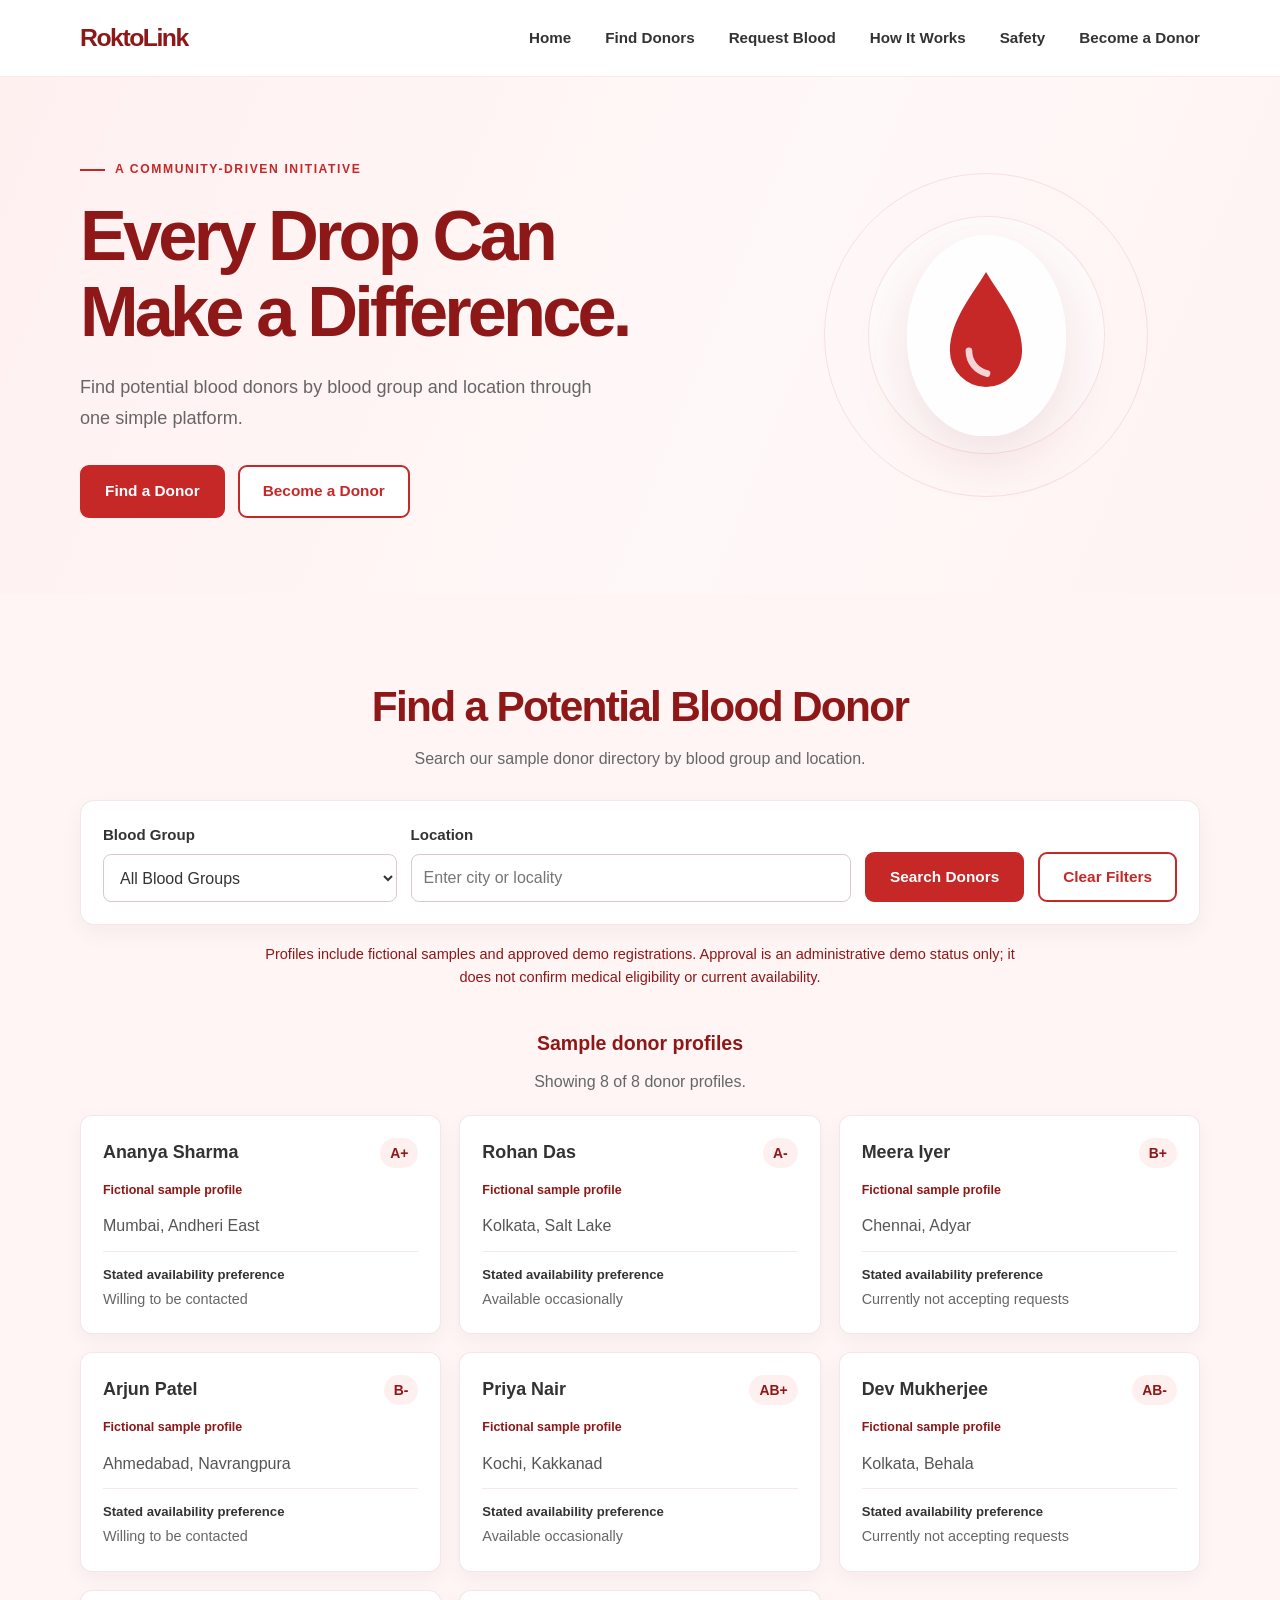
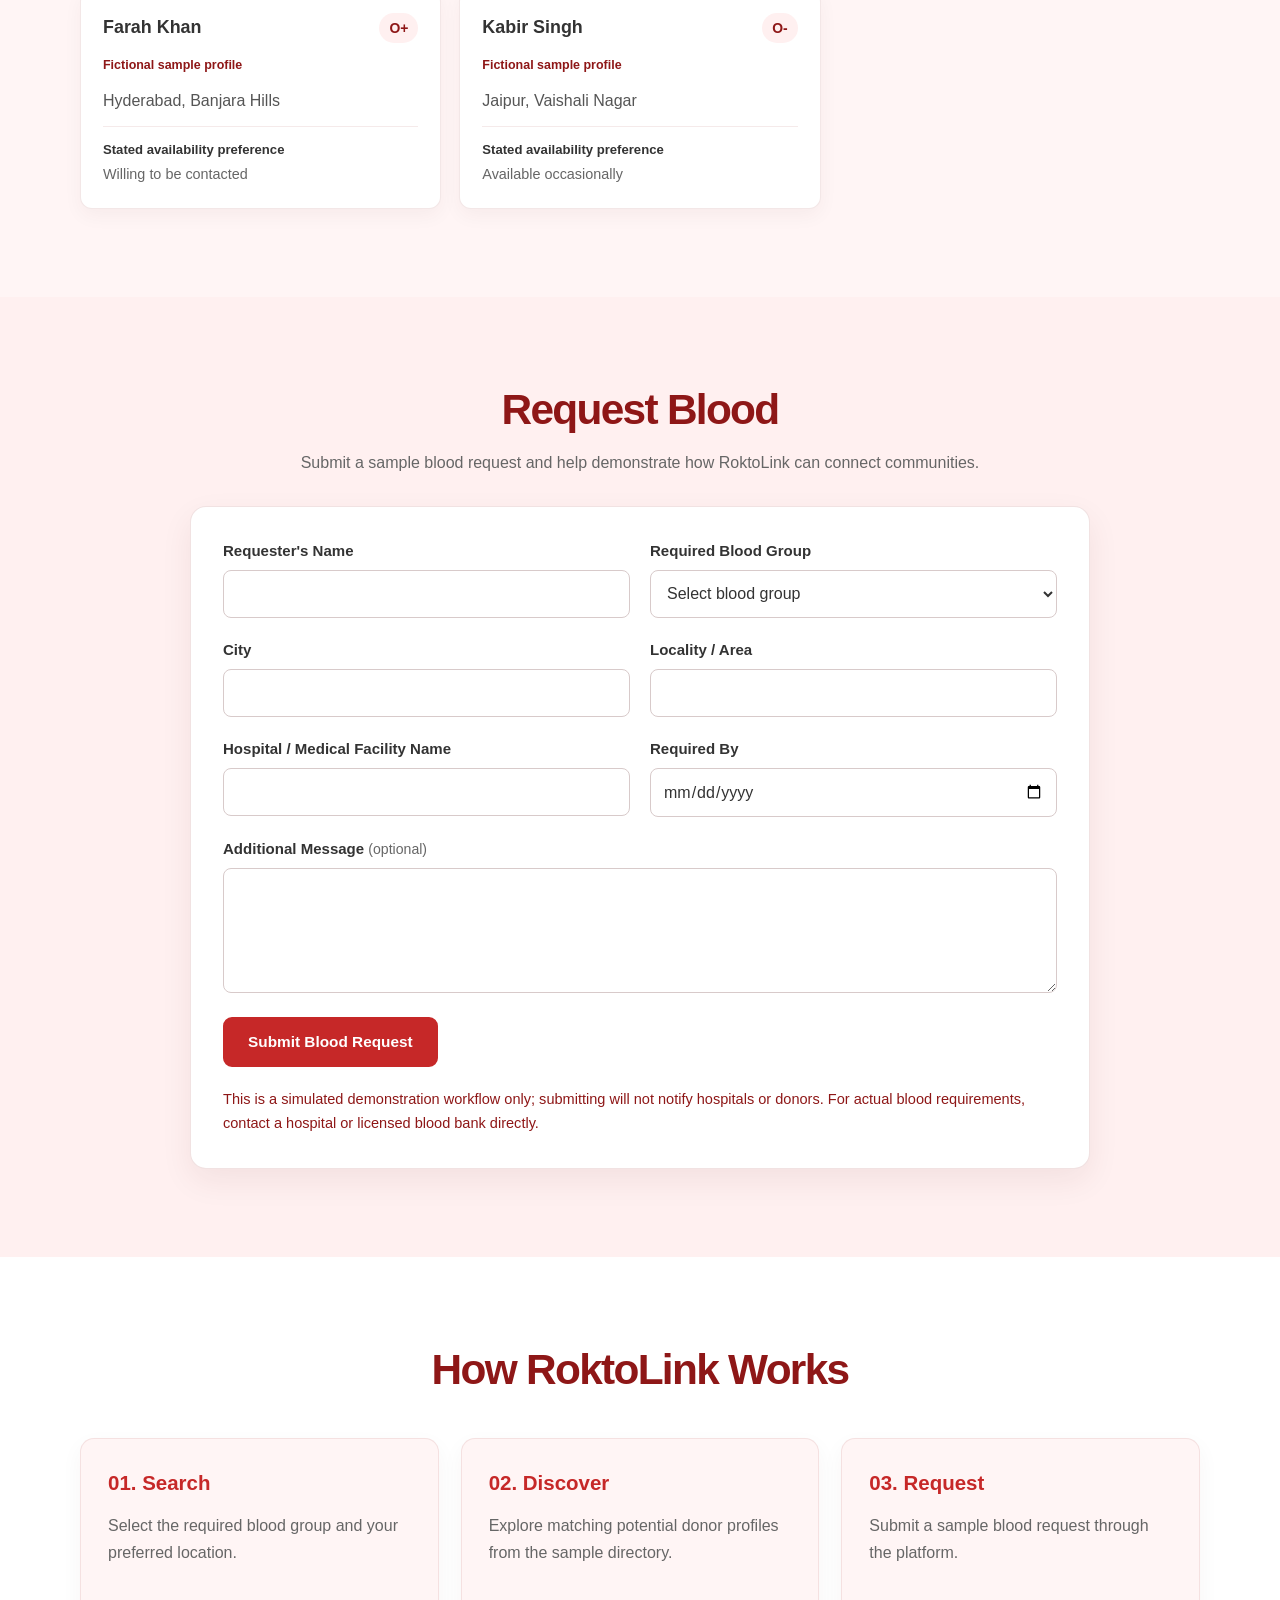
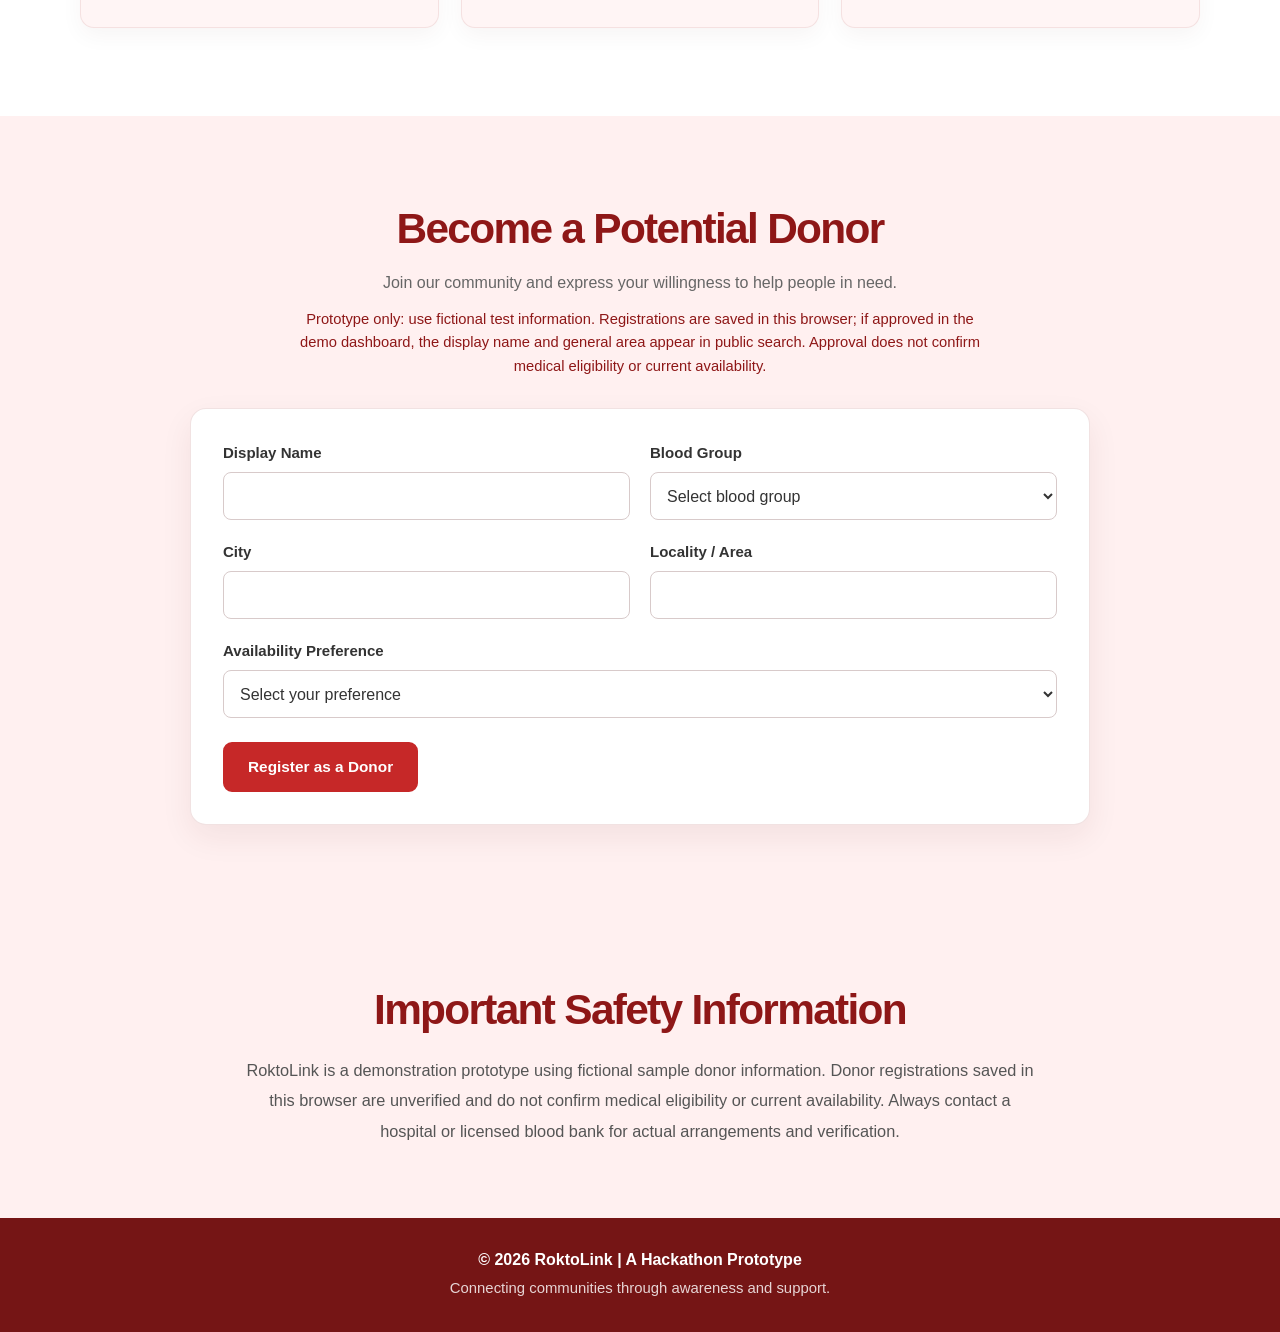
<file: index.html>
<!DOCTYPE html>
<html lang="en">
<head>
    <meta charset="UTF-8">
    <meta name="viewport" content="width=device-width, initial-scale=1.0">
    <meta name="theme-color" content="#fff0f0">
    <meta name="description" content="RoktoLink connects blood seekers with potential donors, one locality at a time.">
    <title>RoktoLink | Blood Donor Finder</title>
    <link rel="stylesheet" href="style.css">
    <style>
        :root {
            color-scheme: light;
            --red: #c62828;
            --dark-red: #8e1717;
            --footer-red: #751515;
            --soft-pink: #fff0f0;
            --light-pink: #fff5f5;
            --text: #333333;
            --muted: #666666;
            --content-width: 1120px;
        }

        *,
        *::before,
        *::after {
            box-sizing: border-box;
        }

        html {
            scroll-behavior: smooth;
            scroll-padding-top: 24px;
        }

        body {
            margin: 0;
            background: #ffffff;
            color: var(--text);
            font-family: Arial, Helvetica, sans-serif;
            line-height: 1.6;
        }

        a {
            color: inherit;
        }

        .site-header {
            position: relative;
            z-index: 1;
            background: #ffffff;
            border-bottom: 1px solid rgba(142, 23, 23, 0.08);
        }

        .navigation {
            width: min(var(--content-width), calc(100% - 48px));
            min-height: 76px;
            margin: 0 auto;
            display: flex;
            align-items: center;
            justify-content: space-between;
            gap: 24px;
        }

        .brand {
            color: var(--dark-red);
            font-size: 1.55rem;
            font-weight: 800;
            letter-spacing: -0.06em;
            text-decoration: none;
        }

        .nav-links {
            display: flex;
            flex-wrap: wrap;
            align-items: center;
            justify-content: flex-end;
            gap: 34px;
            margin: 0;
            padding: 0;
            list-style: none;
        }

        .nav-links a {
            color: var(--text);
            font-size: 0.95rem;
            font-weight: 600;
            text-decoration: none;
            transition: color 180ms ease;
        }

        .nav-links a:hover,
        .nav-links a:focus-visible {
            color: var(--red);
        }

        .hero {
            overflow: hidden;
            background: linear-gradient(112deg, #fff0f0 0%, #fff8f8 58%, #fff3f3 100%);
        }

        .hero-inner {
            position: relative;
            width: min(var(--content-width), calc(100% - 48px));
            min-height: 510px;
            margin: 0 auto;
            display: flex;
            align-items: center;
            padding: 76px 0;
        }

        .hero-copy {
            position: relative;
            z-index: 1;
            max-width: 650px;
        }

        .eyebrow {
            display: inline-flex;
            align-items: center;
            gap: 10px;
            margin: 0 0 18px;
            color: var(--red);
            font-size: 0.76rem;
            font-weight: 800;
            letter-spacing: 0.13em;
        }

        .eyebrow::before {
            width: 25px;
            height: 2px;
            background: var(--red);
            content: "";
        }

        .hero h1 {
            max-width: 640px;
            margin: 0;
            color: var(--dark-red);
            font-size: clamp(2.8rem, 5.5vw, 4.65rem);
            letter-spacing: -0.055em;
            line-height: 1.08;
        }

        .hero-description {
            max-width: 535px;
            margin: 22px 0 30px;
            color: var(--muted);
            font-size: 1.13rem;
            line-height: 1.75;
        }

        .hero-actions {
            display: flex;
            flex-wrap: wrap;
            gap: 13px;
        }

        .button {
            min-height: 50px;
            display: inline-flex;
            align-items: center;
            justify-content: center;
            padding: 12px 23px;
            border: 2px solid var(--red);
            border-radius: 9px;
            font-size: 0.96rem;
            font-weight: 700;
            text-decoration: none;
            transition: transform 180ms ease, background-color 180ms ease, box-shadow 180ms ease;
        }

        .button:hover,
        .button:focus-visible {
            transform: translateY(-2px);
            box-shadow: 0 8px 18px rgba(142, 23, 23, 0.15);
        }

        .button-primary {
            background: var(--red);
            color: #ffffff;
        }

        .button-primary:hover,
        .button-primary:focus-visible {
            background: var(--dark-red);
        }

        .button-secondary {
            background: #ffffff;
            color: var(--red);
        }

        .button-secondary:hover,
        .button-secondary:focus-visible {
            background: #fff8f8;
        }

        .hero-art {
            position: absolute;
            top: 50%;
            right: 3%;
            width: min(34vw, 360px);
            aspect-ratio: 1;
            display: grid;
            place-items: center;
            transform: translateY(-50%);
        }

        .hero-art::before,
        .hero-art::after {
            position: absolute;
            border: 1px solid rgba(198, 40, 40, 0.12);
            border-radius: 50%;
            content: "";
        }

        .hero-art::before {
            inset: 5%;
        }

        .hero-art::after {
            inset: 17%;
            background: rgba(255, 255, 255, 0.5);
        }

        .drop-wrap {
            position: relative;
            z-index: 1;
            width: 44%;
            height: 56%;
            display: grid;
            place-items: center;
            border-radius: 50% 50% 48% 48%;
            background: rgba(255, 255, 255, 0.8);
            box-shadow: 0 20px 55px rgba(142, 23, 23, 0.12);
        }

        .drop-wrap svg {
            width: 72%;
            height: 72%;
        }

        .section {
            padding: 88px 24px;
        }

        .section-inner {
            width: min(var(--content-width), 100%);
            margin: 0 auto;
        }

        .section-heading {
            margin: 0;
            color: var(--dark-red);
            font-size: clamp(2rem, 3.5vw, 2.65rem);
            letter-spacing: -0.04em;
            line-height: 1.2;
            text-align: center;
        }

        .steps {
            display: grid;
            grid-template-columns: repeat(3, minmax(0, 1fr));
            gap: 22px;
            margin-top: 42px;
        }

        .step-card {
            min-height: 190px;
            padding: 28px 27px;
            border: 1px solid rgba(142, 23, 23, 0.09);
            border-radius: 14px;
            background: var(--light-pink);
            box-shadow: 0 8px 22px rgba(81, 24, 24, 0.045);
            transition: transform 180ms ease, box-shadow 180ms ease;
        }

        .step-card:hover {
            transform: translateY(-4px);
            box-shadow: 0 13px 28px rgba(81, 24, 24, 0.09);
        }

        .step-card h3 {
            margin: 0 0 12px;
            color: var(--red);
            font-size: 1.28rem;
        }

        .step-card p {
            margin: 0;
            color: var(--muted);
            line-height: 1.7;
        }

        .safety-section {
            padding: 72px 24px;
            background: var(--soft-pink);
        }

        .safety-content {
            max-width: 790px;
            margin: 0 auto;
            text-align: center;
        }

        .safety-content p {
            margin: 19px 0 0;
            color: #555555;
            font-size: 1.02rem;
            line-height: 1.85;
        }

        .site-footer {
            padding: 29px 24px 31px;
            background: var(--footer-red);
            color: #ffffff;
            text-align: center;
        }

        .site-footer p {
            margin: 0;
        }

        .site-footer .copyright {
            font-weight: 700;
        }

        .site-footer .footer-tagline {
            margin-top: 5px;
            color: rgba(255, 255, 255, 0.82);
            font-size: 0.93rem;
        }

        :focus-visible {
            outline: 3px solid #e58b8b;
            outline-offset: 3px;
        }

        @media (max-width: 760px) {
            .navigation {
                min-height: 70px;
                gap: 16px;
            }

            .nav-links {
                gap: 18px;
            }

            .hero-inner {
                min-height: 470px;
                padding: 68px 0;
            }

            .hero-copy {
                max-width: 570px;
            }

            .hero-art {
                right: -14%;
                width: 270px;
                opacity: 0.32;
            }

            .steps {
                gap: 16px;
            }

            .step-card {
                padding: 24px 21px;
            }
        }

        @media (max-width: 600px) {
            .navigation {
                width: calc(100% - 36px);
                min-height: auto;
                flex-direction: column;
                align-items: flex-start;
                gap: 5px;
                padding: 14px 0 12px;
            }

            .brand {
                font-size: 1.45rem;
            }

            .nav-links {
                width: 100%;
                justify-content: flex-start;
                gap: clamp(17px, 6vw, 28px);
                row-gap: 8px;
            }

            .nav-links a {
                font-size: 0.9rem;
            }

            .hero-inner {
                width: calc(100% - 40px);
                min-height: 0;
                padding: 70px 0 74px;
            }

            .hero-art {
                top: auto;
                right: -22%;
                bottom: -19%;
                width: 235px;
                transform: none;
                opacity: 0.23;
            }

            .hero h1 {
                max-width: 470px;
                font-size: clamp(2.55rem, 11vw, 3.5rem);
            }

            .hero-description {
                margin: 18px 0 25px;
                font-size: 1.03rem;
            }

            .hero-actions {
                align-items: stretch;
            }

            .button {
                min-height: 48px;
                padding: 11px 17px;
            }

            .section {
                padding: 66px 20px;
            }

            .steps {
                grid-template-columns: 1fr;
                gap: 14px;
                margin-top: 31px;
            }

            .step-card {
                min-height: 0;
                padding: 23px 22px;
            }

            .safety-section {
                padding: 60px 20px;
            }

            .safety-content p {
                font-size: 0.97rem;
                line-height: 1.75;
            }

            .site-footer {
                padding: 25px 18px 27px;
            }
        }

        @media (max-width: 360px) {
            .hero-actions {
                flex-direction: column;
            }

            .button {
                width: 100%;
            }
        }

        @media (prefers-reduced-motion: reduce) {
            html {
                scroll-behavior: auto;
            }

            *,
            *::before,
            *::after {
                scroll-behavior: auto !important;
                transition-duration: 0.01ms !important;
            }
        }
    </style>
</head>
<body>
    <!-- Navigation -->
    <header class="site-header">
        <nav class="navigation" aria-label="Main navigation">
            <a class="brand" href="#home" aria-label="RoktoLink home">RoktoLink</a>
            <ul class="nav-links">
                <li><a href="#home">Home</a></li>
                <li><a href="#donor-search">Find Donors</a></li>
                <li><a href="#blood-request">Request Blood</a></li>
                <li><a href="#how-it-works">How It Works</a></li>
                <li><a href="#safety">Safety</a></li>
                <li><a href="#become-a-donor">Become a Donor</a></li>
            </ul>
        </nav>
    </header>

    <main>
        <!-- Hero -->
        <section class="hero" id="home" aria-labelledby="hero-title">
            <div class="hero-inner">
                <div class="hero-copy">
                    <p class="eyebrow">A COMMUNITY-DRIVEN INITIATIVE</p>
                    <h1 id="hero-title">Every Drop Can Make a Difference.</h1>
                    <p class="hero-description">Find potential blood donors by blood group and location through one simple platform.</p>
                    <div class="hero-actions">
                        <a class="button button-primary" href="#donor-search">Find a Donor</a>
                        <a class="button button-secondary" href="#become-a-donor">Become a Donor</a>
                    </div>
                </div>
                <div class="hero-art" aria-hidden="true">
                    <div class="drop-wrap">
                        <svg viewBox="0 0 120 150" role="presentation" focusable="false">
                            <path d="M60 8C48 29 22 58 22 91a38 38 0 0 0 76 0C98 58 72 29 60 8Z" fill="#C62828"/>
                            <path d="M42 91c0 12 8 21 19 24" fill="none" stroke="#fff" stroke-linecap="round" stroke-width="7" opacity=".8"/>
                        </svg>
                    </div>
                </div>
            </div>
        </section>

        <!-- Donor search -->
        <section class="donor-search-section" id="donor-search" aria-labelledby="donor-search-title">
            <div class="donor-search-inner">
                <h2 class="section-heading" id="donor-search-title">Find a Potential Blood Donor</h2>
                <p class="donor-search-intro">Search our sample donor directory by blood group and location.</p>

                <form class="donor-search-form" id="donor-search-form">
                    <div class="search-controls">
                        <div class="search-field">
                            <label for="search-blood-group">Blood Group</label>
                            <select id="search-blood-group" name="bloodGroup">
                                <option value="">All Blood Groups</option>
                                <option value="A+">A+</option>
                                <option value="A-">A-</option>
                                <option value="B+">B+</option>
                                <option value="B-">B-</option>
                                <option value="AB+">AB+</option>
                                <option value="AB-">AB-</option>
                                <option value="O+">O+</option>
                                <option value="O-">O-</option>
                            </select>
                        </div>
                        <div class="search-field">
                            <label for="search-location">Location</label>
                            <input id="search-location" name="location" type="search" placeholder="Enter city or locality" autocomplete="off">
                        </div>
                        <button class="button button-primary search-button" type="submit">Search Donors</button>
                        <button class="button button-secondary clear-search-button" id="clear-search" type="button">Clear Filters</button>
                    </div>
                </form>

                <p class="search-disclaimer">Profiles include fictional samples and approved demo registrations. Approval is an administrative demo status only; it does not confirm medical eligibility or current availability.</p>
                <h3 class="results-heading">Sample donor profiles</h3>
                <p class="search-status" id="search-status" role="status" aria-live="polite">Sample directory is loading.</p>
                <div class="donor-results" id="donor-results" aria-label="Sample donor profiles"></div>
            </div>
        </section>

        <!-- Blood request submission -->
        <section class="blood-request-section" id="blood-request" aria-labelledby="blood-request-title">
            <div class="blood-request-inner">
                <div class="blood-request-intro">
                    <h2 class="section-heading" id="blood-request-title">Request Blood</h2>
                    <p>Submit a sample blood request and help demonstrate how RoktoLink can connect communities.</p>
                </div>

                <form class="blood-request-form" id="blood-request-form">
                    <div class="blood-request-fields">
                        <div class="request-field">
                            <label for="requester-name">Requester's Name</label>
                            <input id="requester-name" name="requesterName" type="text" autocomplete="name" required>
                        </div>

                        <div class="request-field">
                            <label for="request-blood-group">Required Blood Group</label>
                            <select id="request-blood-group" name="bloodGroup" required>
                                <option value="" selected disabled>Select blood group</option>
                                <option value="A+">A+</option>
                                <option value="A-">A-</option>
                                <option value="B+">B+</option>
                                <option value="B-">B-</option>
                                <option value="AB+">AB+</option>
                                <option value="AB-">AB-</option>
                                <option value="O+">O+</option>
                                <option value="O-">O-</option>
                            </select>
                        </div>

                        <div class="request-field">
                            <label for="request-city">City</label>
                            <input id="request-city" name="city" type="text" autocomplete="address-level2" required>
                        </div>

                        <div class="request-field">
                            <label for="request-locality">Locality / Area</label>
                            <input id="request-locality" name="locality" type="text" autocomplete="address-level3" required>
                        </div>

                        <div class="request-field">
                            <label for="facility-name">Hospital / Medical Facility Name</label>
                            <input id="facility-name" name="facilityName" type="text" required>
                        </div>

                        <div class="request-field">
                            <label for="required-by">Required By</label>
                            <input id="required-by" name="requiredBy" type="date" required>
                        </div>

                        <div class="request-field request-field-wide">
                            <label for="additional-message">Additional Message <span>(optional)</span></label>
                            <textarea id="additional-message" name="additionalMessage" rows="4"></textarea>
                        </div>
                    </div>

                    <button class="button button-primary blood-request-submit" type="submit">Submit Blood Request</button>
                    <p class="blood-request-status" id="blood-request-status" role="status" aria-live="polite" tabindex="-1" hidden></p>
                    <p class="blood-request-safety">This is a simulated demonstration workflow only; submitting will not notify hospitals or donors. For actual blood requirements, contact a hospital or licensed blood bank directly.</p>
                </form>
            </div>
        </section>

        <!-- How it works -->
        <section class="section" id="how-it-works" aria-labelledby="how-title">
            <div class="section-inner">
                <h2 class="section-heading" id="how-title">How RoktoLink Works</h2>
                <div class="steps">
                    <article class="step-card">
                        <h3>01. Search</h3>
                        <p>Select the required blood group and your preferred location.</p>
                    </article>
                    <article class="step-card">
                        <h3>02. Discover</h3>
                        <p>Explore matching potential donor profiles from the sample directory.</p>
                    </article>
                    <article class="step-card">
                        <h3>03. Request</h3>
                        <p>Submit a sample blood request through the platform.</p>
                    </article>
                </div>
            </div>
        </section>

        <!-- Donor registration -->
        <section class="registration-section" id="become-a-donor" aria-labelledby="registration-title">
            <div class="registration-inner">
                <div class="registration-intro">
                    <h2 class="section-heading" id="registration-title">Become a Potential Donor</h2>
                    <p>Join our community and express your willingness to help people in need.</p>
                    <p class="registration-disclaimer">Prototype only: use fictional test information. Registrations are saved in this browser; if approved in the demo dashboard, the display name and general area appear in public search. Approval does not confirm medical eligibility or current availability.</p>
                </div>

                <form class="registration-form" id="donor-registration-form">
                    <div class="registration-fields">
                        <div class="form-field">
                            <label for="display-name">Display Name</label>
                            <input id="display-name" name="displayName" type="text" autocomplete="nickname" required>
                        </div>

                        <div class="form-field">
                            <label for="blood-group">Blood Group</label>
                            <select id="blood-group" name="bloodGroup" required>
                                <option value="" selected disabled>Select blood group</option>
                                <option value="A+">A+</option>
                                <option value="A−">A−</option>
                                <option value="B+">B+</option>
                                <option value="B−">B−</option>
                                <option value="AB+">AB+</option>
                                <option value="AB−">AB−</option>
                                <option value="O+">O+</option>
                                <option value="O−">O−</option>
                            </select>
                        </div>

                        <div class="form-field">
                            <label for="city">City</label>
                            <input id="city" name="city" type="text" autocomplete="address-level2" required>
                        </div>

                        <div class="form-field">
                            <label for="locality">Locality / Area</label>
                            <input id="locality" name="locality" type="text" autocomplete="address-level3" required>
                        </div>

                        <div class="form-field form-field-wide">
                            <label for="availability">Availability Preference</label>
                            <select id="availability" name="availabilityPreference" required>
                                <option value="" selected disabled>Select your preference</option>
                                <option value="Willing to be contacted">Willing to be contacted</option>
                                <option value="Available occasionally">Available occasionally</option>
                                <option value="Currently not accepting requests">Currently not accepting requests</option>
                            </select>
                        </div>
                    </div>

                    <button class="button button-primary registration-submit" type="submit">Register as a Donor</button>
                    <p class="registration-status" id="registration-status" role="status" aria-live="polite" tabindex="-1" hidden></p>
                </form>
            </div>
        </section>

        <!-- Safety information -->
        <section class="safety-section" id="safety" aria-labelledby="safety-title">
            <div class="safety-content">
                <h2 class="section-heading" id="safety-title">Important Safety Information</h2>
                <p>RoktoLink is a demonstration prototype using fictional sample donor information. Donor registrations saved in this browser are unverified and do not confirm medical eligibility or current availability. Always contact a hospital or licensed blood bank for actual arrangements and verification.</p>
            </div>
        </section>
    </main>

    <!-- Footer -->
    <footer class="site-footer">
        <p class="copyright">© 2026 RoktoLink | A Hackathon Prototype</p>
        <p class="footer-tagline">Connecting communities through awareness and support.</p>
    </footer>
    <script src="data.js" defer></script>
    <script src="script.js" defer></script>
</body>
</html>
</file>
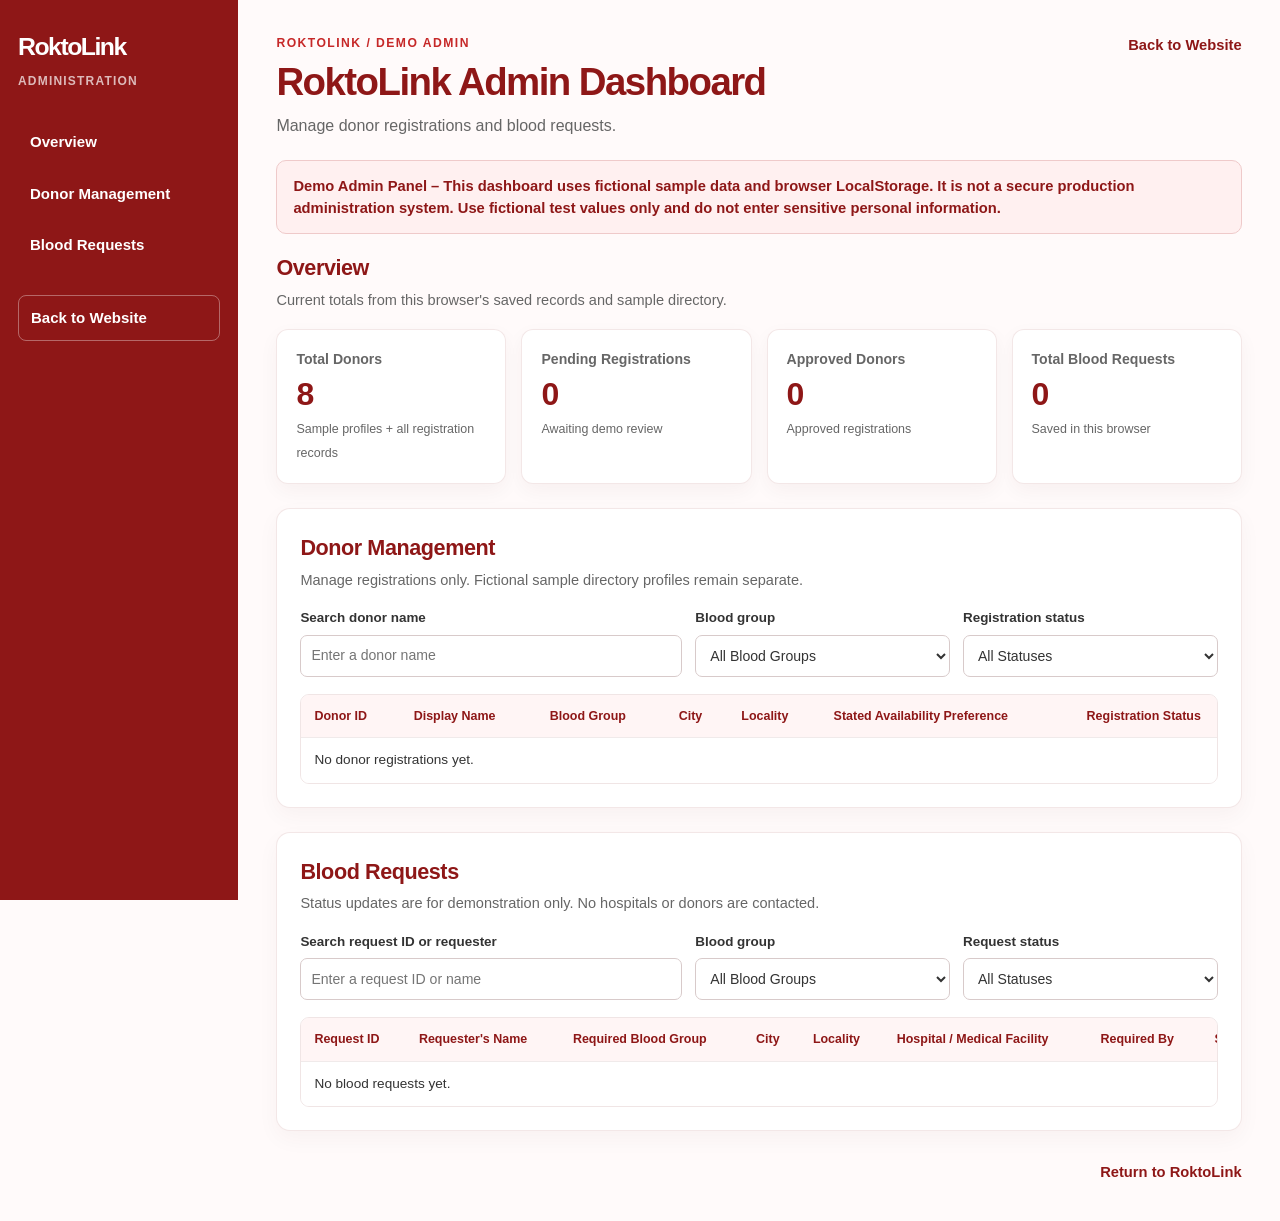
<file: admin.html>
<!DOCTYPE html>
<html lang="en">
<head>
    <meta charset="UTF-8">
    <meta name="viewport" content="width=device-width, initial-scale=1.0">
    <meta name="theme-color" content="#8e1717">
    <meta name="description" content="RoktoLink demo administration dashboard for sample donor registrations and blood requests.">
    <title>RoktoLink Admin Dashboard</title>
    <link rel="stylesheet" href="style.css">
</head>
<body class="admin-page">
    <div class="admin-shell" id="admin-dashboard">
        <aside class="admin-sidebar">
            <a class="admin-brand" href="index.html">RoktoLink</a>
            <p class="admin-sidebar-label">Administration</p>
            <nav class="admin-navigation" aria-label="Admin navigation">
                <a href="#overview">Overview</a>
                <a href="#donor-management">Donor Management</a>
                <a href="#blood-requests">Blood Requests</a>
                <a class="back-to-site" href="index.html">Back to Website</a>
            </nav>
        </aside>

        <main class="admin-main">
            <header class="admin-page-header">
                <div>
                    <p class="admin-eyebrow">ROKTOLINK / DEMO ADMIN</p>
                    <h1>RoktoLink Admin Dashboard</h1>
                    <p class="admin-welcome">Manage donor registrations and blood requests.</p>
                </div>
                <a class="admin-back-link" href="index.html">Back to Website</a>
            </header>

            <p class="admin-demo-notice">Demo Admin Panel – This dashboard uses fictional sample data and browser LocalStorage. It is not a secure production administration system. Use fictional test values only and do not enter sensitive personal information.</p>
            <p class="admin-message" id="admin-message" role="status" aria-live="polite" hidden></p>

            <section class="admin-section" id="overview" aria-labelledby="overview-title">
                <div class="admin-section-heading">
                    <div>
                        <h2 id="overview-title">Overview</h2>
                        <p>Current totals from this browser's saved records and sample directory.</p>
                    </div>
                </div>
                <div class="admin-stat-grid">
                    <article class="admin-stat-card">
                        <p>Total Donors</p>
                        <strong id="stat-total-donors">—</strong>
                        <span>Sample profiles + all registration records</span>
                    </article>
                    <article class="admin-stat-card">
                        <p>Pending Registrations</p>
                        <strong id="stat-pending-registrations">—</strong>
                        <span>Awaiting demo review</span>
                    </article>
                    <article class="admin-stat-card">
                        <p>Approved Donors</p>
                        <strong id="stat-approved-donors">—</strong>
                        <span>Approved registrations</span>
                    </article>
                    <article class="admin-stat-card">
                        <p>Total Blood Requests</p>
                        <strong id="stat-total-requests">—</strong>
                        <span>Saved in this browser</span>
                    </article>
                </div>
            </section>

            <section class="admin-section admin-panel" id="donor-management" aria-labelledby="donor-management-title">
                <div class="admin-section-heading">
                    <div>
                        <h2 id="donor-management-title">Donor Management</h2>
                        <p>Manage registrations only. Fictional sample directory profiles remain separate.</p>
                    </div>
                </div>

                <div class="admin-filters donor-filters">
                    <div class="admin-filter">
                        <label for="donor-name-filter">Search donor name</label>
                        <input id="donor-name-filter" type="search" placeholder="Enter a donor name">
                    </div>
                    <div class="admin-filter">
                        <label for="donor-blood-filter">Blood group</label>
                        <select id="donor-blood-filter">
                            <option value="">All Blood Groups</option>
                            <option value="A+">A+</option>
                            <option value="A-">A-</option>
                            <option value="B+">B+</option>
                            <option value="B-">B-</option>
                            <option value="AB+">AB+</option>
                            <option value="AB-">AB-</option>
                            <option value="O+">O+</option>
                            <option value="O-">O-</option>
                        </select>
                    </div>
                    <div class="admin-filter">
                        <label for="donor-status-filter">Registration status</label>
                        <select id="donor-status-filter">
                            <option value="">All Statuses</option>
                            <option value="Pending">Pending</option>
                            <option value="Approved">Approved</option>
                            <option value="Deactivated">Deactivated</option>
                        </select>
                    </div>
                </div>

                <div class="admin-table-wrap">
                    <table class="admin-table donor-admin-table">
                        <thead>
                            <tr>
                                <th scope="col">Donor ID</th>
                                <th scope="col">Display Name</th>
                                <th scope="col">Blood Group</th>
                                <th scope="col">City</th>
                                <th scope="col">Locality</th>
                                <th scope="col">Stated Availability Preference</th>
                                <th scope="col">Registration Status</th>
                                <th scope="col">Actions</th>
                            </tr>
                        </thead>
                        <tbody id="donor-table-body"></tbody>
                    </table>
                </div>
            </section>

            <section class="admin-section admin-panel" id="blood-requests" aria-labelledby="blood-requests-title">
                <div class="admin-section-heading">
                    <div>
                        <h2 id="blood-requests-title">Blood Requests</h2>
                        <p>Status updates are for demonstration only. No hospitals or donors are contacted.</p>
                    </div>
                </div>

                <div class="admin-filters request-filters">
                    <div class="admin-filter">
                        <label for="request-search-filter">Search request ID or requester</label>
                        <input id="request-search-filter" type="search" placeholder="Enter a request ID or name">
                    </div>
                    <div class="admin-filter">
                        <label for="request-blood-filter">Blood group</label>
                        <select id="request-blood-filter">
                            <option value="">All Blood Groups</option>
                            <option value="A+">A+</option>
                            <option value="A-">A-</option>
                            <option value="B+">B+</option>
                            <option value="B-">B-</option>
                            <option value="AB+">AB+</option>
                            <option value="AB-">AB-</option>
                            <option value="O+">O+</option>
                            <option value="O-">O-</option>
                        </select>
                    </div>
                    <div class="admin-filter">
                        <label for="request-status-filter">Request status</label>
                        <select id="request-status-filter">
                            <option value="">All Statuses</option>
                            <option value="Pending Demo Review">Pending Demo Review</option>
                            <option value="Reviewed">Reviewed</option>
                            <option value="Closed">Closed</option>
                        </select>
                    </div>
                </div>

                <div class="admin-table-wrap">
                    <table class="admin-table request-admin-table">
                        <thead>
                            <tr>
                                <th scope="col">Request ID</th>
                                <th scope="col">Requester's Name</th>
                                <th scope="col">Required Blood Group</th>
                                <th scope="col">City</th>
                                <th scope="col">Locality</th>
                                <th scope="col">Hospital / Medical Facility</th>
                                <th scope="col">Required By</th>
                                <th scope="col">Submission Date</th>
                                <th scope="col">Request Status</th>
                            </tr>
                        </thead>
                        <tbody id="request-table-body"></tbody>
                    </table>
                </div>
            </section>

            <footer class="admin-footer">
                <a href="index.html">Return to RoktoLink</a>
            </footer>
        </main>
    </div>
    <script src="data.js" defer></script>
    <script src="script.js" defer></script>
</body>
</html>
</file>
<file: style.css>
.registration-section {
    padding: 88px 24px;
    background: #fff0f0;
}

.registration-inner {
    width: min(900px, 100%);
    margin: 0 auto;
}

.registration-intro {
    max-width: 700px;
    margin: 0 auto 30px;
    text-align: center;
}

.registration-intro > p {
    margin: 15px 0 0;
    color: #666666;
}

.registration-intro .registration-disclaimer {
    margin-top: 12px;
    color: #8e1717;
    font-size: 0.92rem;
}

.registration-form {
    padding: 32px;
    border: 1px solid rgba(142, 23, 23, 0.12);
    border-radius: 16px;
    background: #ffffff;
    box-shadow: 0 12px 32px rgba(81, 24, 24, 0.07);
}

.registration-fields {
    display: grid;
    grid-template-columns: repeat(2, minmax(0, 1fr));
    gap: 20px;
}

.form-field {
    min-width: 0;
    display: flex;
    flex-direction: column;
    gap: 7px;
}

.form-field-wide {
    grid-column: 1 / -1;
}

.form-field label {
    color: #333333;
    font-size: 0.94rem;
    font-weight: 700;
}

.form-field input,
.form-field select {
    width: 100%;
    min-height: 48px;
    padding: 10px 12px;
    border: 1px solid #d8caca;
    border-radius: 8px;
    background: #ffffff;
    color: #333333;
    font: inherit;
    transition: border-color 160ms ease, box-shadow 160ms ease;
}

.form-field input:hover,
.form-field select:hover {
    border-color: #c62828;
}

.form-field input:focus-visible,
.form-field select:focus-visible {
    border-color: #c62828;
    outline: 3px solid rgba(198, 40, 40, 0.16);
    outline-offset: 1px;
}

.registration-submit {
    margin-top: 24px;
    cursor: pointer;
    font-family: inherit;
}

.registration-status {
    margin: 20px 0 0;
    padding: 12px 14px;
    border: 1px solid transparent;
    border-radius: 8px;
    font-weight: 600;
}

.registration-status[hidden] {
    display: none;
}

.registration-status.is-success {
    border-color: #b7d9c0;
    background: #f0faf2;
    color: #245c32;
}

.registration-status.is-error {
    border-color: #e4b7b7;
    background: #fff5f5;
    color: #8e1717;
}

@media (max-width: 600px) {
    .registration-section {
        padding: 66px 20px;
    }

    .registration-form {
        padding: 23px 20px;
    }

    .registration-fields {
        grid-template-columns: 1fr;
        gap: 17px;
    }

    .form-field-wide {
        grid-column: auto;
    }
}

@media (prefers-reduced-motion: reduce) {
    .form-field input,
    .form-field select {
        transition-duration: 0.01ms;
    }
}

.donor-search-section {
    padding: 88px 24px;
    background: #fff5f5;
}

.donor-search-inner {
    width: min(1120px, 100%);
    margin: 0 auto;
}

.donor-search-intro {
    margin: 14px auto 28px;
    color: #666666;
    text-align: center;
}

.donor-search-form {
    padding: 22px;
    border: 1px solid rgba(142, 23, 23, 0.1);
    border-radius: 14px;
    background: #ffffff;
    box-shadow: 0 8px 22px rgba(81, 24, 24, 0.045);
}

.search-controls {
    display: grid;
    grid-template-columns: minmax(150px, 0.8fr) minmax(210px, 1.2fr) auto auto;
    align-items: end;
    gap: 14px;
}

.search-field {
    min-width: 0;
    display: flex;
    flex-direction: column;
    gap: 7px;
}

.search-field label {
    color: #333333;
    font-size: 0.94rem;
    font-weight: 700;
}

.search-field input,
.search-field select {
    width: 100%;
    min-height: 48px;
    padding: 10px 12px;
    border: 1px solid #d8caca;
    border-radius: 8px;
    background: #ffffff;
    color: #333333;
    font: inherit;
}

.search-field input:hover,
.search-field select:hover {
    border-color: #c62828;
}

.search-field input:focus-visible,
.search-field select:focus-visible {
    border-color: #c62828;
    outline: 3px solid rgba(198, 40, 40, 0.16);
    outline-offset: 1px;
}

.search-button,
.clear-search-button {
    min-height: 48px;
    padding: 10px 16px;
    cursor: pointer;
    font-family: inherit;
    white-space: nowrap;
}

.search-disclaimer {
    max-width: 780px;
    margin: 18px auto 0;
    color: #8e1717;
    font-size: 0.91rem;
    text-align: center;
}

.results-heading {
    margin: 38px 0 0;
    color: #8e1717;
    font-size: 1.22rem;
    text-align: center;
}

.search-status {
    min-height: 25px;
    margin: 10px 0 0;
    color: #666666;
    text-align: center;
}

.donor-results {
    display: grid;
    grid-template-columns: repeat(3, minmax(0, 1fr));
    gap: 18px;
    margin-top: 20px;
}

.donor-card {
    min-width: 0;
    padding: 22px;
    border: 1px solid rgba(142, 23, 23, 0.1);
    border-radius: 12px;
    background: #ffffff;
    box-shadow: 0 7px 19px rgba(81, 24, 24, 0.045);
    transition: transform 180ms ease, box-shadow 180ms ease;
}

.donor-card:hover {
    transform: translateY(-3px);
    box-shadow: 0 12px 25px rgba(81, 24, 24, 0.09);
}

.donor-card-heading {
    display: flex;
    align-items: flex-start;
    justify-content: space-between;
    gap: 12px;
}

.donor-name {
    min-width: 0;
    margin: 0;
    color: #333333;
    font-size: 1.12rem;
    overflow-wrap: anywhere;
}

.donor-blood-group {
    flex: 0 0 auto;
    padding: 4px 10px;
    border-radius: 999px;
    background: #fff0f0;
    color: #8e1717;
    font-size: 0.87rem;
    font-weight: 800;
}

.donor-sample-label {
    display: inline-block;
    margin-top: 13px;
    color: #8e1717;
    font-size: 0.78rem;
    font-weight: 700;
}

.donor-location {
    margin: 12px 0 0;
    color: #555555;
}

.donor-preference {
    margin: 12px 0 0;
    padding-top: 12px;
    border-top: 1px solid rgba(142, 23, 23, 0.09);
    color: #666666;
    font-size: 0.9rem;
}

.donor-preference-label {
    display: block;
    margin-bottom: 3px;
    color: #333333;
    font-size: 0.82rem;
    font-weight: 700;
}

.empty-results {
    grid-column: 1 / -1;
    margin: 0;
    padding: 28px;
    border: 1px dashed rgba(142, 23, 23, 0.25);
    border-radius: 12px;
    color: #666666;
    text-align: center;
}

@media (max-width: 900px) {
    .search-controls {
        grid-template-columns: repeat(2, minmax(0, 1fr));
    }

    .search-button,
    .clear-search-button {
        width: 100%;
    }

    .donor-results {
        grid-template-columns: repeat(2, minmax(0, 1fr));
    }
}

@media (max-width: 600px) {
    .donor-search-section {
        padding: 66px 20px;
    }

    .donor-search-form {
        padding: 20px;
    }

    .search-controls {
        grid-template-columns: 1fr;
        gap: 16px;
    }

    .donor-results {
        grid-template-columns: 1fr;
        gap: 14px;
    }

    .donor-card {
        padding: 20px;
    }
}

@media (prefers-reduced-motion: reduce) {
    .donor-card {
        transition-duration: 0.01ms;
    }
}

.blood-request-section {
    padding: 88px 24px;
    background: #fff0f0;
}

.blood-request-inner {
    width: min(900px, 100%);
    margin: 0 auto;
}

.blood-request-intro {
    max-width: 720px;
    margin: 0 auto 30px;
    text-align: center;
}

.blood-request-intro p {
    margin: 14px 0 0;
    color: #666666;
}

.blood-request-form {
    padding: 32px;
    border: 1px solid rgba(142, 23, 23, 0.12);
    border-radius: 16px;
    background: #ffffff;
    box-shadow: 0 12px 32px rgba(81, 24, 24, 0.07);
}

.blood-request-fields {
    display: grid;
    grid-template-columns: repeat(2, minmax(0, 1fr));
    gap: 20px;
}

.request-field {
    min-width: 0;
    display: flex;
    flex-direction: column;
    gap: 7px;
}

.request-field-wide {
    grid-column: 1 / -1;
}

.request-field label {
    color: #333333;
    font-size: 0.94rem;
    font-weight: 700;
}

.request-field label span {
    color: #666666;
    font-size: 0.88rem;
    font-weight: 400;
}

.request-field input,
.request-field select,
.request-field textarea {
    width: 100%;
    min-height: 48px;
    padding: 10px 12px;
    border: 1px solid #d8caca;
    border-radius: 8px;
    background: #ffffff;
    color: #333333;
    font: inherit;
    transition: border-color 160ms ease, box-shadow 160ms ease;
}

.request-field textarea {
    min-height: 112px;
    resize: vertical;
}

.request-field input:hover,
.request-field select:hover,
.request-field textarea:hover {
    border-color: #c62828;
}

.request-field input:focus-visible,
.request-field select:focus-visible,
.request-field textarea:focus-visible {
    border-color: #c62828;
    outline: 3px solid rgba(198, 40, 40, 0.16);
    outline-offset: 1px;
}

.blood-request-submit {
    margin-top: 24px;
    cursor: pointer;
    font-family: inherit;
}

.blood-request-status {
    margin: 20px 0 0;
    padding: 12px 14px;
    border: 1px solid transparent;
    border-radius: 8px;
    font-weight: 600;
    overflow-wrap: anywhere;
}

.blood-request-status[hidden] {
    display: none;
}

.blood-request-status.is-success {
    border-color: #b7d9c0;
    background: #f0faf2;
    color: #245c32;
}

.blood-request-status.is-error {
    border-color: #e4b7b7;
    background: #fff5f5;
    color: #8e1717;
}

.blood-request-safety {
    margin: 20px 0 0;
    color: #8e1717;
    font-size: 0.91rem;
    line-height: 1.7;
}

@media (max-width: 600px) {
    .blood-request-section {
        padding: 66px 20px;
    }

    .blood-request-form {
        padding: 23px 20px;
    }

    .blood-request-fields {
        grid-template-columns: 1fr;
        gap: 17px;
    }

    .request-field-wide {
        grid-column: auto;
    }
}

@media (prefers-reduced-motion: reduce) {
    .request-field input,
    .request-field select,
    .request-field textarea {
        transition-duration: 0.01ms;
    }
}

.admin-page,
.admin-page *,
.admin-page *::before,
.admin-page *::after {
    box-sizing: border-box;
}

.admin-page {
    --admin-red: #c62828;
    --admin-dark-red: #8e1717;
    --admin-pink: #fff0f0;
    --admin-text: #333333;
    --admin-muted: #666666;
    min-height: 100vh;
    margin: 0;
    background: #fffafa;
    color: var(--admin-text);
    font-family: Arial, Helvetica, sans-serif;
    line-height: 1.5;
}

.admin-shell {
    min-height: 100vh;
    display: grid;
    grid-template-columns: 238px minmax(0, 1fr);
}

.admin-sidebar {
    position: sticky;
    top: 0;
    height: 100vh;
    padding: 28px 18px;
    background: var(--admin-dark-red);
    color: #ffffff;
}

.admin-brand {
    display: inline-block;
    color: #ffffff;
    font-size: 1.55rem;
    font-weight: 800;
    letter-spacing: -0.06em;
    text-decoration: none;
}

.admin-sidebar-label {
    margin: 7px 0 30px;
    color: rgba(255, 255, 255, 0.7);
    font-size: 0.75rem;
    font-weight: 700;
    letter-spacing: 0.1em;
    text-transform: uppercase;
}

.admin-navigation {
    display: flex;
    flex-direction: column;
    gap: 7px;
}

.admin-navigation a {
    display: block;
    padding: 11px 12px;
    border-radius: 8px;
    color: #ffffff;
    font-size: 0.94rem;
    font-weight: 600;
    text-decoration: none;
    transition: background-color 160ms ease;
}

.admin-navigation a:hover,
.admin-navigation a:focus-visible {
    background: rgba(255, 255, 255, 0.14);
}

.admin-navigation .back-to-site {
    margin-top: 20px;
    border: 1px solid rgba(255, 255, 255, 0.35);
}

.admin-main {
    min-width: 0;
    width: 100%;
    max-width: 1600px;
    margin: 0 auto;
    padding: 34px clamp(20px, 3vw, 46px) 25px;
}

.admin-page-header {
    display: flex;
    align-items: flex-start;
    justify-content: space-between;
    gap: 20px;
    margin-bottom: 22px;
}

.admin-eyebrow {
    margin: 0 0 7px;
    color: var(--admin-red);
    font-size: 0.76rem;
    font-weight: 800;
    letter-spacing: 0.12em;
}

.admin-page-header h1 {
    margin: 0;
    color: var(--admin-dark-red);
    font-size: clamp(1.8rem, 3vw, 2.45rem);
    letter-spacing: -0.04em;
    line-height: 1.2;
}

.admin-welcome {
    margin: 9px 0 0;
    color: var(--admin-muted);
}

.admin-back-link,
.admin-footer a {
    color: var(--admin-dark-red);
    font-size: 0.92rem;
    font-weight: 700;
    text-decoration: none;
}

.admin-back-link:hover,
.admin-footer a:hover {
    color: var(--admin-red);
    text-decoration: underline;
}

.admin-demo-notice {
    margin: 0 0 18px;
    padding: 14px 16px;
    border: 1px solid #efcaca;
    border-radius: 10px;
    background: var(--admin-pink);
    color: var(--admin-dark-red);
    font-size: 0.92rem;
    font-weight: 600;
}

.admin-message {
    margin: 0 0 18px;
    padding: 12px 14px;
    border: 1px solid #efcaca;
    border-radius: 9px;
    background: #fff5f5;
    color: var(--admin-dark-red);
    overflow-wrap: anywhere;
}

.admin-message[hidden] {
    display: none;
}

.admin-message.is-success {
    border-color: #b7d9c0;
    background: #f0faf2;
    color: #245c32;
}

.admin-message.is-error {
    border-color: #e4b7b7;
    background: #fff5f5;
    color: var(--admin-dark-red);
}

.admin-section {
    margin: 0 0 24px;
    scroll-margin-top: 20px;
}

.admin-section-heading {
    display: flex;
    align-items: flex-end;
    justify-content: space-between;
    gap: 16px;
    margin-bottom: 17px;
}

.admin-section-heading h2 {
    margin: 0;
    color: var(--admin-dark-red);
    font-size: 1.35rem;
    letter-spacing: -0.02em;
}

.admin-section-heading p {
    margin: 5px 0 0;
    color: var(--admin-muted);
    font-size: 0.91rem;
}

.admin-stat-grid {
    display: grid;
    grid-template-columns: repeat(4, minmax(0, 1fr));
    gap: 15px;
}

.admin-stat-card {
    min-width: 0;
    padding: 19px;
    border: 1px solid rgba(142, 23, 23, 0.1);
    border-radius: 12px;
    background: #ffffff;
    box-shadow: 0 7px 20px rgba(81, 24, 24, 0.045);
}

.admin-stat-card p {
    margin: 0;
    color: var(--admin-muted);
    font-size: 0.88rem;
    font-weight: 700;
}

.admin-stat-card strong {
    display: block;
    margin: 5px 0 3px;
    color: var(--admin-dark-red);
    font-size: 2rem;
    line-height: 1.2;
}

.admin-stat-card span {
    color: var(--admin-muted);
    font-size: 0.78rem;
}

.admin-panel {
    padding: 23px;
    border: 1px solid rgba(142, 23, 23, 0.1);
    border-radius: 14px;
    background: #ffffff;
    box-shadow: 0 8px 22px rgba(81, 24, 24, 0.04);
}

.admin-filters {
    display: grid;
    grid-template-columns: minmax(220px, 1.5fr) repeat(2, minmax(160px, 1fr));
    gap: 13px;
    margin-bottom: 17px;
}

.admin-filter {
    min-width: 0;
    display: flex;
    flex-direction: column;
    gap: 6px;
}

.admin-filter label {
    color: var(--admin-text);
    font-size: 0.84rem;
    font-weight: 700;
}

.admin-filter input,
.admin-filter select,
.request-status-select {
    width: 100%;
    min-height: 42px;
    padding: 8px 10px;
    border: 1px solid #d8caca;
    border-radius: 7px;
    background: #ffffff;
    color: var(--admin-text);
    font: inherit;
    font-size: 0.88rem;
}

.admin-filter input:focus-visible,
.admin-filter select:focus-visible,
.request-status-select:focus-visible {
    border-color: var(--admin-red);
    outline: 3px solid rgba(198, 40, 40, 0.16);
    outline-offset: 1px;
}

.admin-table-wrap {
    width: 100%;
    overflow-x: auto;
    border: 1px solid #f0e5e5;
    border-radius: 9px;
}

.admin-table {
    width: 100%;
    border-collapse: collapse;
    background: #ffffff;
    font-size: 0.85rem;
    text-align: left;
}

.donor-admin-table {
    min-width: 1040px;
}

.request-admin-table {
    min-width: 1180px;
}

.admin-table th,
.admin-table td {
    padding: 12px 13px;
    border-bottom: 1px solid #f0eaea;
    vertical-align: middle;
}

.admin-table th {
    background: #fff5f5;
    color: var(--admin-dark-red);
    font-size: 0.78rem;
    font-weight: 800;
    white-space: nowrap;
}

.admin-table tbody tr:last-child td {
    border-bottom: 0;
}

.admin-table tbody tr:hover {
    background: #fffafa;
}

.admin-status-badge {
    display: inline-flex;
    align-items: center;
    padding: 4px 9px;
    border-radius: 999px;
    background: #f2eeee;
    color: #555555;
    font-size: 0.76rem;
    font-weight: 800;
    white-space: nowrap;
}

.admin-status-badge.status-pending,
.admin-status-badge.status-pending-demo-review {
    background: #fff3d8;
    color: #795516;
}

.admin-status-badge.status-approved,
.admin-status-badge.status-reviewed {
    background: #e9f6ec;
    color: #245c32;
}

.admin-status-badge.status-deactivated,
.admin-status-badge.status-closed {
    background: #f0eeee;
    color: #555555;
}

.admin-status-badge.status-unknown {
    background: #fff0f0;
    color: var(--admin-dark-red);
}

.admin-actions-cell {
    min-width: 150px;
    white-space: nowrap;
}

.admin-action-button {
    margin: 2px 5px 2px 0;
    padding: 7px 10px;
    border: 1px solid transparent;
    border-radius: 7px;
    cursor: pointer;
    font: inherit;
    font-size: 0.78rem;
    font-weight: 700;
    transition: background-color 160ms ease, transform 160ms ease;
}

.admin-action-button:hover {
    transform: translateY(-1px);
}

.action-approve {
    border-color: #b7d9c0;
    background: #f0faf2;
    color: #245c32;
}

.action-approve:hover {
    background: #e3f4e7;
}

.action-deactivate {
    border-color: #e4b7b7;
    background: #fff5f5;
    color: var(--admin-dark-red);
}

.action-deactivate:hover {
    background: #ffeaea;
}

.request-status-select {
    min-width: 155px;
}

.admin-footer {
    padding: 5px 0 12px;
    text-align: right;
}

@media (max-width: 1100px) {
    .admin-stat-grid {
        grid-template-columns: repeat(2, minmax(0, 1fr));
    }

    .admin-filters {
        grid-template-columns: repeat(2, minmax(0, 1fr));
    }

    .admin-filter:first-child {
        grid-column: 1 / -1;
    }
}

@media (max-width: 760px) {
    .admin-shell {
        grid-template-columns: 1fr;
    }

    .admin-sidebar {
        position: static;
        height: auto;
        padding: 17px 20px;
    }

    .admin-sidebar-label {
        margin: 2px 0 12px;
    }

    .admin-navigation {
        flex-direction: row;
        flex-wrap: wrap;
        gap: 6px;
    }

    .admin-navigation a {
        padding: 8px 10px;
        font-size: 0.86rem;
    }

    .admin-navigation .back-to-site {
        margin-top: 0;
    }

    .admin-main {
        padding: 25px 20px 20px;
    }
}

@media (max-width: 560px) {
    .admin-main {
        padding: 22px 14px 18px;
    }

    .admin-page-header {
        flex-direction: column;
        gap: 12px;
    }

    .admin-back-link {
        display: none;
    }

    .admin-stat-grid {
        gap: 10px;
    }

    .admin-stat-card {
        padding: 15px 13px;
    }

    .admin-stat-card strong {
        font-size: 1.7rem;
    }

    .admin-stat-card span {
        font-size: 0.73rem;
    }

    .admin-panel {
        padding: 17px 13px;
    }

    .admin-filters {
        grid-template-columns: 1fr;
    }

    .admin-filter:first-child {
        grid-column: auto;
    }

    .admin-section-heading {
        align-items: flex-start;
    }
}

@media (prefers-reduced-motion: reduce) {
    .admin-navigation a,
    .admin-action-button {
        transition-duration: 0.01ms;
    }
}
</file>
